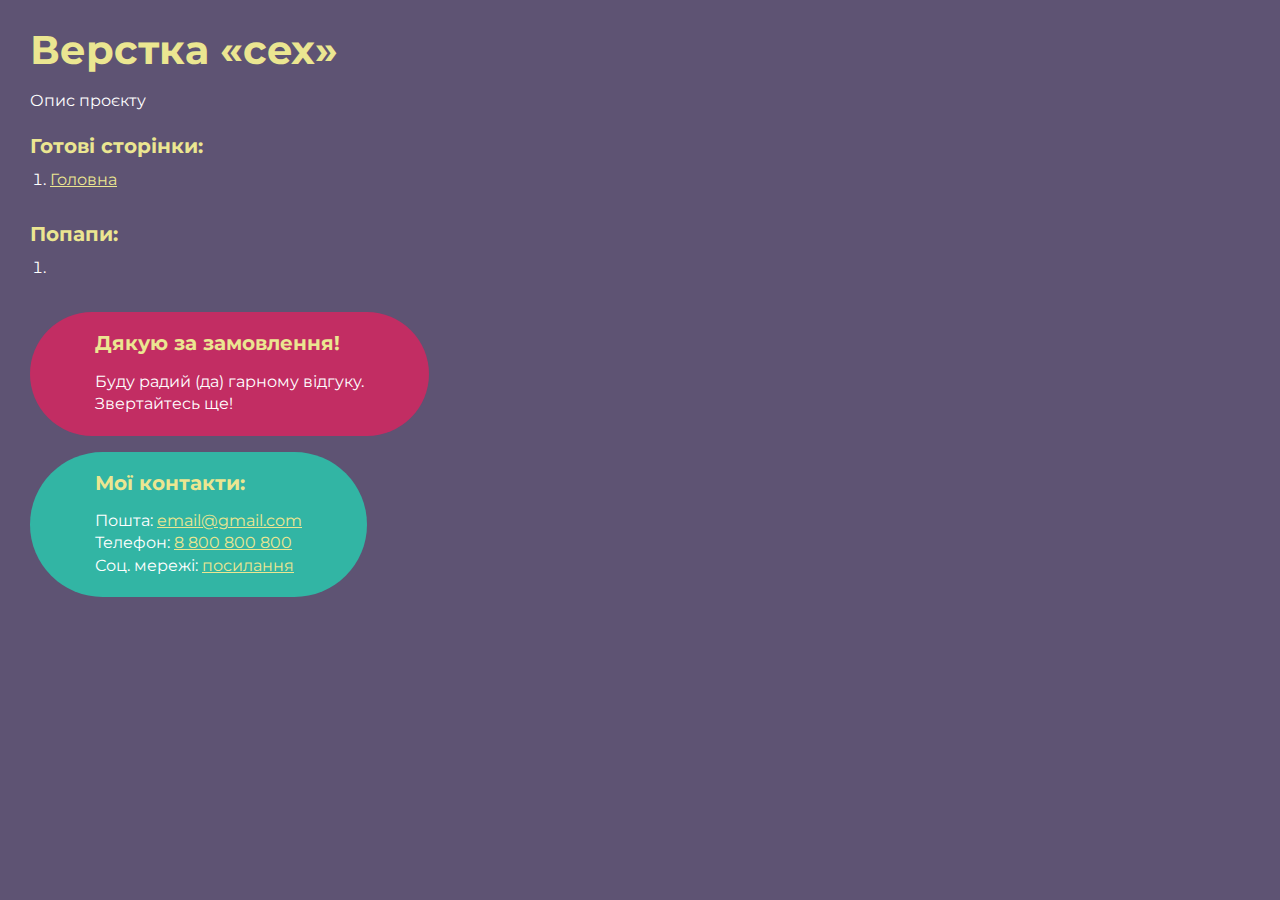
<file: index.html>
<!DOCTYPE html>
<html>

<head>
	<meta charset="UTF-8">
	<meta name="viewport" content="width=device-width, initial-scale=1.0">
	<title>Верстка «cex»</title>
</head>

<body>
	<div class="rootpage">
		<h1>Верстка «cex»</h1>
		<div class="rootpage__info">
			Опис проєкту
		</div>
		<h2>Готові сторінки:</h2>
		<ol class="rootpage__list">
			<li><a target="_blank" href="home.html">Головна</a></li>
		</ol>
		<h2>Попапи:</h2>
		<ol class="rootpage__list">
			<li><a target="_blank" href="home.html#"></a></li>
		</ol>
		<div class="rootpage__tnx">
			<h2>Дякую за замовлення!</h2>
			<p>Буду радий (да) гарному відгуку.</p>
			<p>Звертайтесь ще!</p>
		</div>
		<div class="rootpage__contacts">
			<h2>Мої контакти:</h2>
			<p>Пошта: <a href="mailto:email@gmail.com">email@gmail.com</a></p>
			<p>Телефон: <a href="tel:8800800800">8 800 800 800</a></p>
			<p>Соц. мережі: <a href="">посилання</a></p>
		</div>
	</div>
</body>
<style>
	@charset "UTF-8";
	@import url("https://fonts.googleapis.com/css?family=Montserrat:regular,700&display=swap");

	*,
	*::before,
	*::after {
		padding: 0px;
		margin: 0px;
		border: 0px;
		box-sizing: border-box;
	}

	html,
	body {
		height: 100%;
		margin: 0;
		padding: 0;
		min-width: 320px;
		width: 100%;
		color: #fff;
		background-color: #5e5373;
	}

	body {
		font-family: Montserrat;
		font-size: 100%;
		line-height: 1;
		font-size: 1rem;
	}

	a {
		text-decoration: underline;
		color: #ebe691
	}

	a:visited {
		text-decoration: underline;
		color: #aaa768;
	}

	a:hover {
		text-decoration: none;
	}

	ul li {
		list-style: none;
	}

	img {
		vertical-align: top;
	}

	.wrapper {
		width: 100%;
		min-height: 100%;
		overflow: hidden;
	}

	.rootpage {
		padding: 30px;
		display: flex;
		flex-direction: column;
		align-items: flex-start;
	}

	@media (max-width: 767px) {
		.rootpage {
			padding: 30px 15px;
		}
	}

	h1 {
		color: #ebe691;
		font-size: 2.5rem;
		margin: 0px 0px 1.25rem 0px;
	}

	@media (max-width: 767px) {
		h1 {
			font-size: 1.85rem;
			margin: 0px 0px 1.25rem 0px;
		}
	}

	h2 {
		color: #ebe691;
		font-size: 1.25rem;
		margin: 0px 0px 1rem 0px;
	}

	@media (max-width: 767px) {
		h2 {
			font-size: 1.125rem;
			margin: 0px 0px 1rem 0px;
		}
	}

	.rootpage__info {
		line-height: 140%;
		margin: 0px 0px 1.5rem 0px;
	}

	.rootpage__list {
		margin: 0px 0px 2.25rem 1.25rem;
	}

	.rootpage__list li:not(:last-child) {
		margin: 0px 0px 15px 0px;
	}

	.rootpage__contacts,
	.rootpage__tnx {
		border-radius: 200px;
		padding: 20px 65px;
		line-height: 140%;
	}

	@media (max-width: 767px) {

		.rootpage__contacts,
		.rootpage__tnx {
			border-radius: 40px;
			padding: 20px;
		}
	}

	.rootpage__contacts {
		background: #32b5a4;

	}

	.rootpage__contacts a {
		color: #ebe691;
	}

	.rootpage__tnx {
		background: #c22d63;
		margin: 0px 0px 1rem 0px;
	}
</style>

</html>
</file>
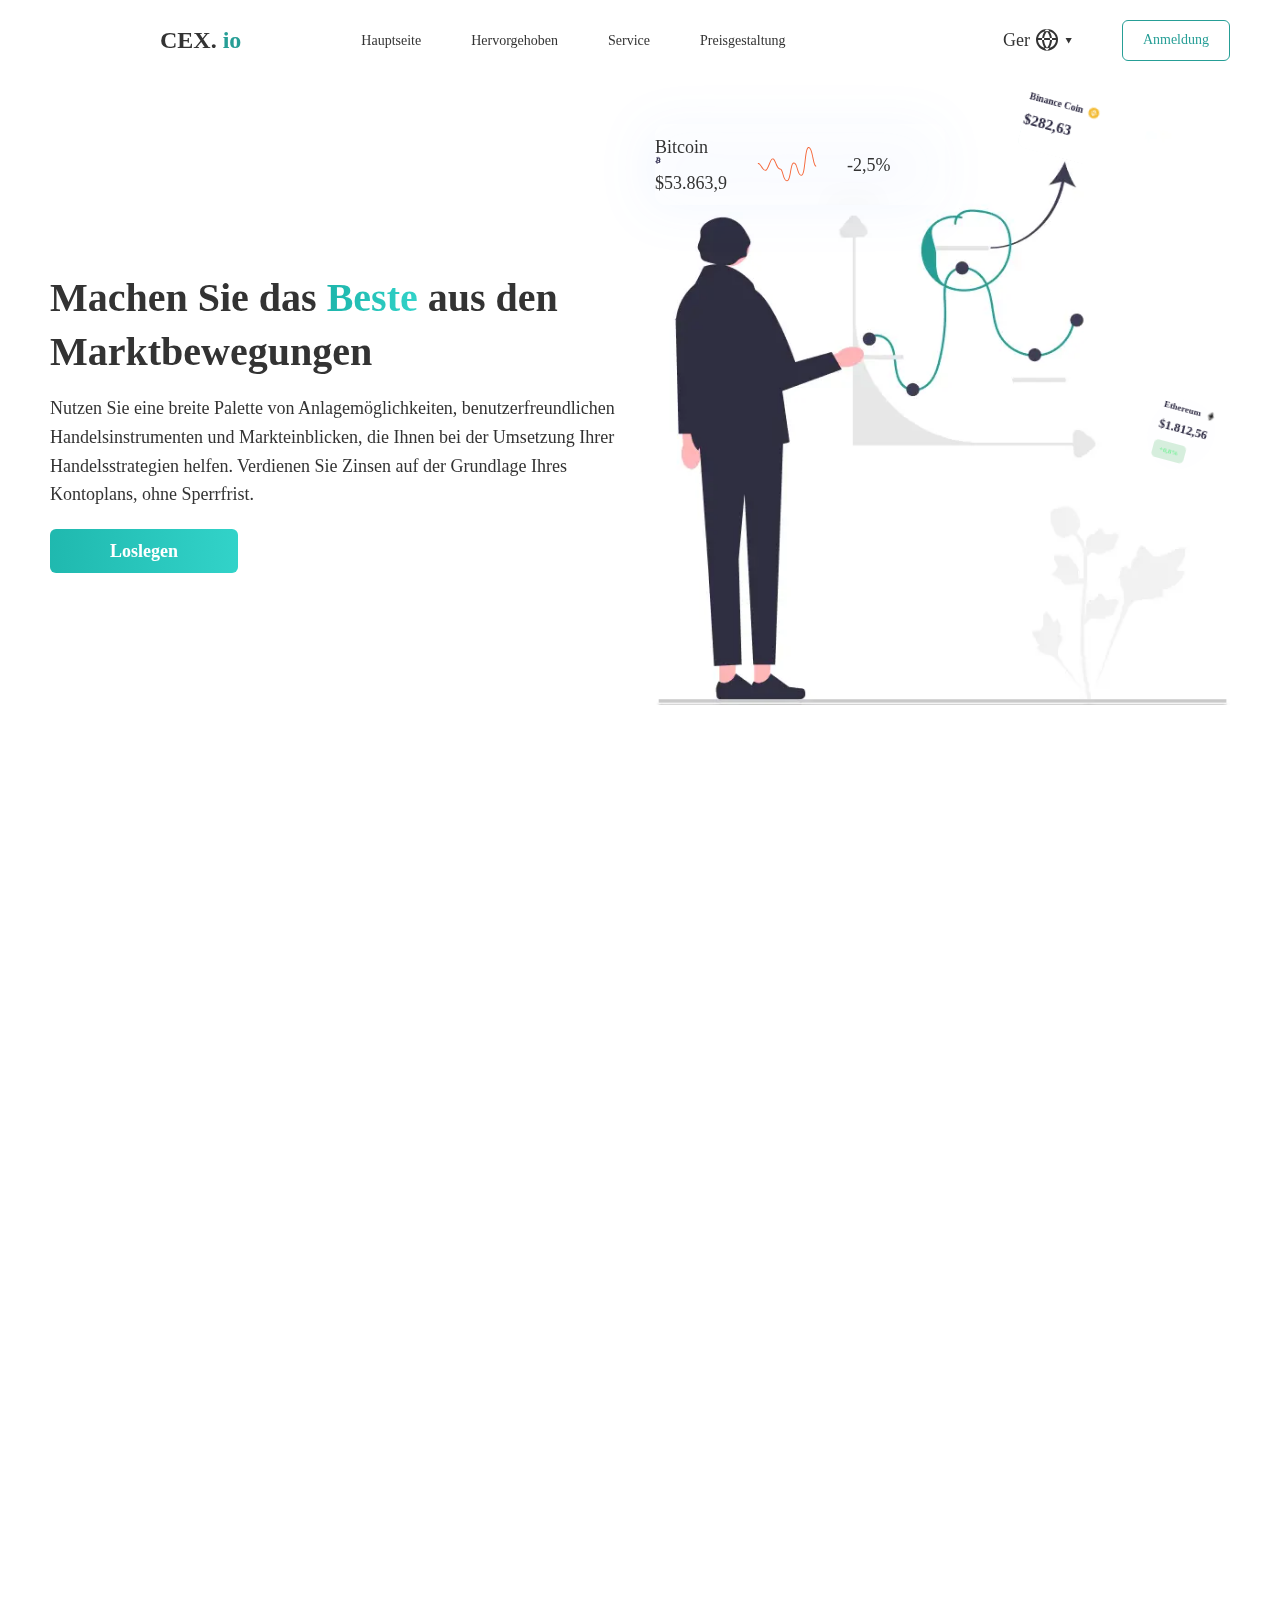
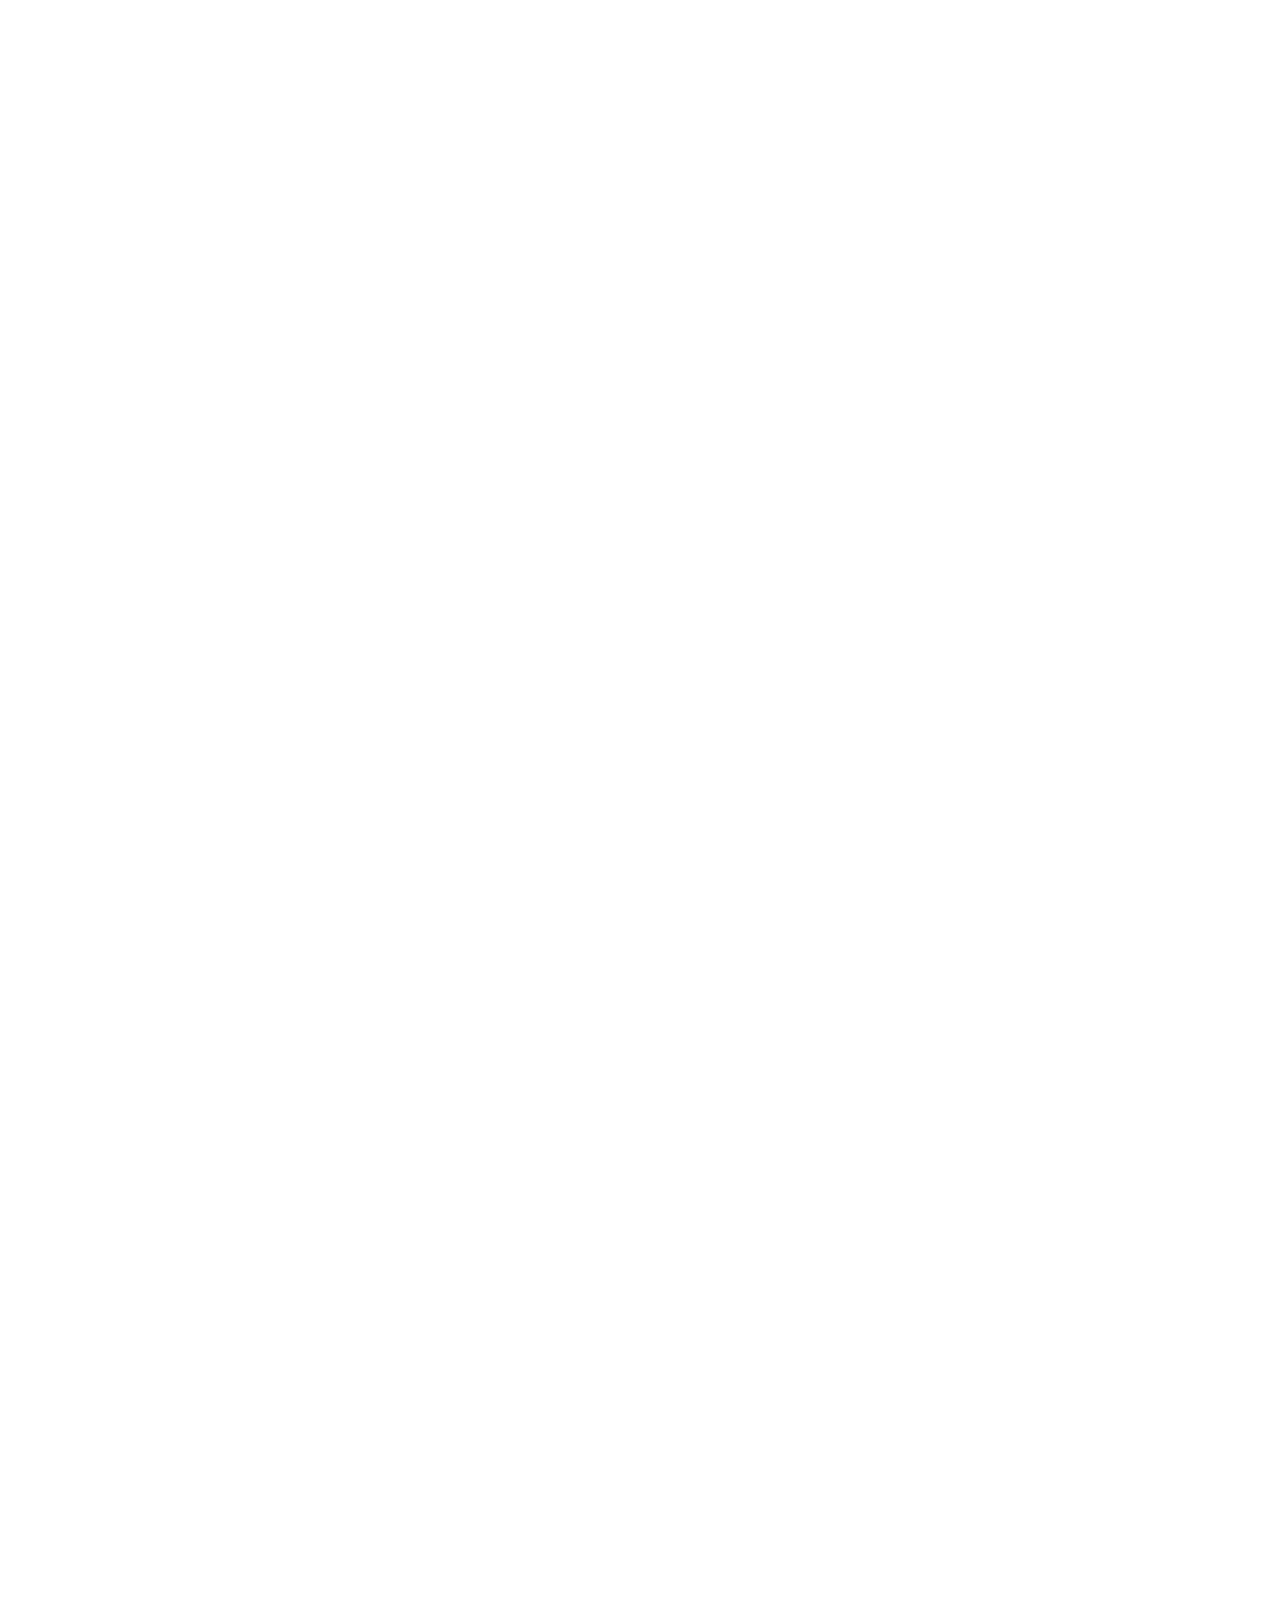
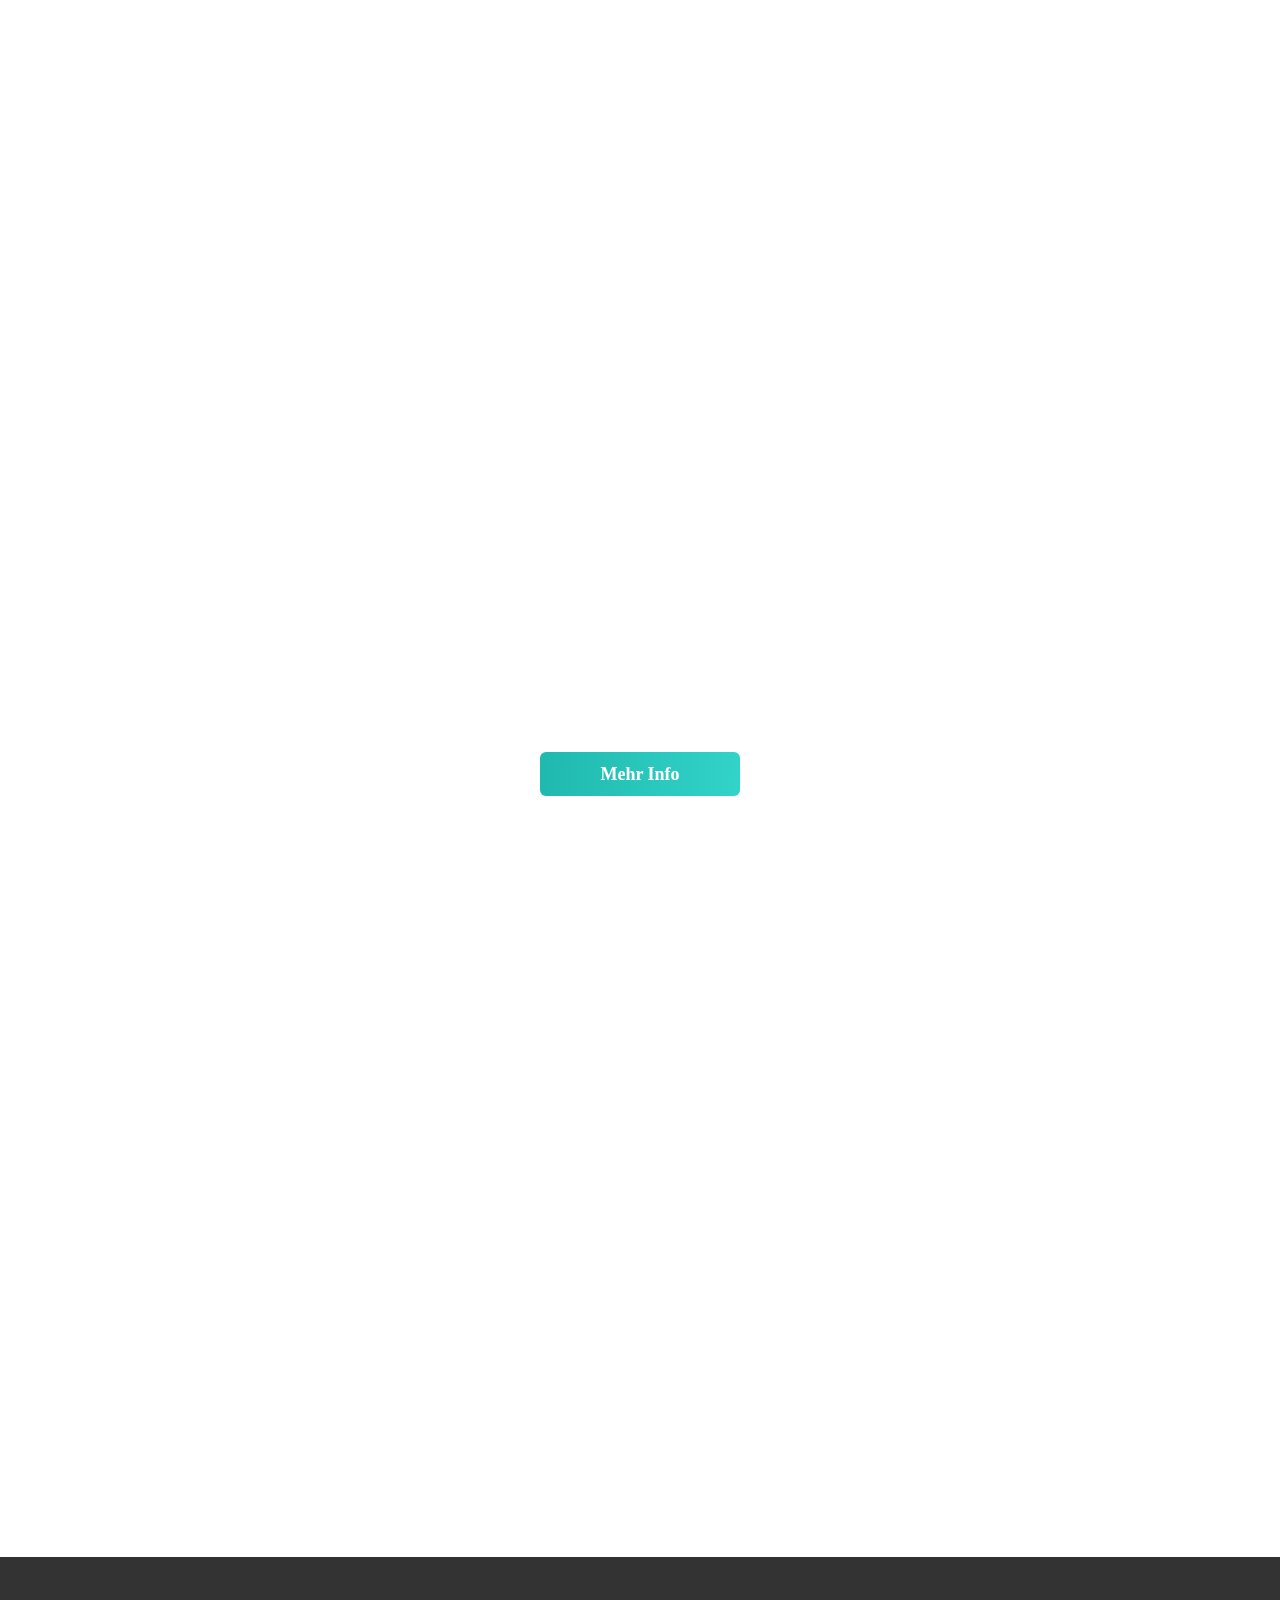
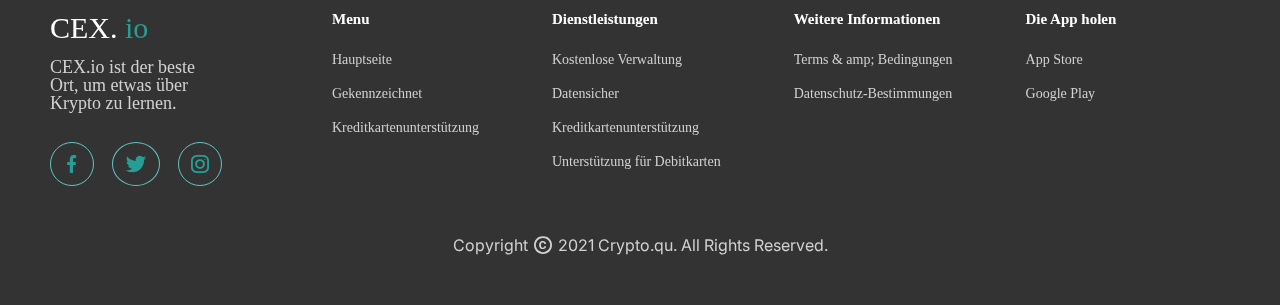
<file: home.html>
<!DOCTYPE html>
<html lang="en">

<head>
	<title>HomePage</title>
	<meta charset="UTF-8">
	<meta name="format-detection" content="telephone=no">
	<!-- <style>body{opacity: 0;}</style> -->
	<link rel="stylesheet" href="css/style.min.css?_v=20230209145259">
	<link rel="shortcut icon" href="favicon.ico">
	<!-- <meta name="robots" content="noindex, nofollow"> -->
	<meta name="viewport" content="width=device-width, initial-scale=1.0">
</head>

<body>
	<div class="wrapper">
		<header class="header">
			<div class="header__container">
				<div class="header__burger">
					<button type="button" class="menu__icon icon-menu"><span></span></button>
				</div>

				<div class="header__logo logo">
					<a href="#" class="logo__link">
						<p class="logo__text">CEX. <span>io</span> </p>
					</a>
				</div>
				<div class="header__menu menu">
					<nav class="menu__body">
						<ul class="menu__list">
							<li class="menu__item"> <a href="#" class="menu__link">Hauptseite</a> </li>
							<li class="menu__item"> <a href="#" class="menu__link">Hervorgehoben</a> </li>
							<li class="menu__item"> <a href="#" class="menu__link">Service</a> </li>
							<li class="menu__item"> <a href="#" class="menu__link">Preisgestaltung</a> </li>
						</ul>
						<div class="footer__social social-footer  social-footer--header">
							<div class="social-footer__logo logo">
								<a href="#" class="logo__link">
									<p class="logo__text">CEX. <span>io</span> </p>
								</a>
								<p class="social-footer__text">CEX.io ist der beste Ort, um etwas über Krypto zu lernen.</p>
							</div>
							<div class="social-footer__items">
								<a href="#" class="social-footer__link _icon-s-facebook"></a>
								<a href="#" class="social-footer__link _icon-twitter"></a>
								<a href="#" class="social-footer__link _icon-instagram"></a>
							</div>
						</div>
					</nav>
				</div>

				<div class="header__action action-header">
					<div data-da=".menu__list,767.98" class="action-header__language ">
						<p class="action-header__text">ger</p>
						<div class="_icon-globe"></div>
						<div class="_icon-polygon"></div>
					</div>
					<div class="action-header__btn btn">
						<a href="#" class="btn">Anmeldung</a>
					</div>

				</div>
			</div>

		</header>
		<main class="page">
			<section class="page__hero hero">
				<div class="hero__container">
					<div class="hero__description description-hero">
						<div class="description-hero__content">
							<h1 class="description-hero__title">Machen Sie das <span>Beste</span> aus den Marktbewegungen</h1>
							<p class="description-hero__text text">Nutzen Sie eine breite Palette von Anlagemöglichkeiten,
								benutzerfreundlichen Handelsinstrumenten und Markteinblicken, die Ihnen bei der Umsetzung Ihrer
								Handelsstrategien helfen. Verdienen Sie Zinsen auf der Grundlage Ihres Kontoplans, ohne
								Sperrfrist.</p>
							<a href="#" class="button">Loslegen</a>
						</div>
						<div class="description-hero__media">
							<div class="description-hero__wrapper">

								<div class="description-hero__image-ibg">
									<picture><source srcset="img/main/main.webp" type="image/webp"><img src="img/main/main.jpg" alt="main picture"></picture>
								</div>

								<div class="description-hero__bitcoin bitcoin">
									<div class="bitcoin__items">
										<div class="bitcoin__item">
											<p>Bitcoin</p>
											<img src="img/main/bitcoin.svg" alt="bitcoin">
										</div>
										<p class="bitcoin__item--price">
											$53.863,9
										</p>
									</div>
									<div class="bitcoin__diagram">
										<img src="img/main/b-diagram.svg" alt="diagram">
									</div>
									<p class="bitcoin__percent">-2,5%</p>
								</div>

								<div class="description-hero__binance binance">
									<div class="binance__item">
										<p>Binance Coin</p>
										<img src="img/main/binance.svg" alt="binance">
									</div>
									<p class="binance__item--price">$282,63</p>
								</div>

								<div class="description-hero__ethereum ethereum">
									<div class="ethereum__item">
										<p>Ethereum</p>
										<img src="img/main/ethereum.svg" alt="ethereum">
									</div>
									<p class="ethereum__item--price">$1.812,56</p>
									<p class="ethereum__percent">+0,8%</p>
								</div>

								<!-- -========================================================================== -->
							</div>
						</div>
					</div>
				</div>
			</section>
			<section class="pege__platforms platforms">
				<div data-watch data-watch-threshold="0.3" class="platforms__container">
					<h2 class="platforms__title title">
						<span>Vorgestellt</span> auf
					</h2>
					<div class="platforms__content">
						<ul class="platforms__items">
							<li><a class="platforms__item" href="https://www.coindesk.com/" target="_blank">
									<img src="img/main/platforms/coindesk.svg" alt="coindesk">
								</a></li>
							<li><a class="platforms__item" href="https://cointelegraph.com/" target="_blank">
									<img src="img/main/platforms/cointelegraph.svg" alt="cointelegraph">
								</a></li>
							<li><a class="platforms__item" href="https://www.reuters.com/" target="_blank">
									<img src="img/main/platforms/reuters.svg" alt="reuters">
								</a></li>
							<li><a class="platforms__item" href="https://www.cointracker.io/" target="_blank">
									<img src="img/main/platforms/cointracker.svg" alt="cointracker">
								</a></li>
						</ul>
					</div>
				</div>
			</section>
			<section class="page__cripto cripto">
				<div data-watch data-watch-threshold="0.3" class="cripto__container">
					<div class="cripto__content">
						<h2 class="cripto__title title">Vertrauenswürdige <span>Kryptoplattform</span> für Verkauf, Kauf und
							Handel</h2>
						<p class="cripto__text text">
							CEX.io ist eine der besten Plattformen für den Austausch von Kryptowährungen. Es hat die
							schnellsten 0 Transaktionsgebühren, Datensicherheit, Unterstützung beim Kauf von Krypto mit Kredit-
							oder Debitkarte und andere Vorteile.
						</p>
					</div>
				</div>
			</section>
			<section class="page__cards cards">
				<div data-watch data-watch-threshold="0.3" class="cards__container">
					<div class="cards__content content-cards content-cards--one">
						<div class="content-cards__img _icon-i"></div>
						<h3 class="content-cards__title">Selbstverwaltetes Handeln & Investieren</h3>
						<p class="content-cards__text">Alles, was Sie für die Verwaltung Ihrer eigenen Anlagen benötigen</p>
					</div>
					<div class="cards__content content-cards content-cards--two">
						<div class="content-cards__img _icon-ic"></div>
						<h3 class="content-cards__title">Vermögensverwaltung</h3>
						<p class="content-cards__text">Kostengünstige, kompetente Verwaltung Ihrer Fonds, ohne Bindung</p>
					</div>
					<div class="cards__content content-cards content-cards--three">
						<div class="content-cards__img _icon-ico"></div>
						<h3 class="content-cards__title">Intuitive Handelswerkzeuge</h3>
						<p class="content-cards__text">Anlageplattformen für unterschiedliche Bedürfnisse und Erfahrungsstufen
						</p>
					</div>
					<div class="cards__content content-cards content-cards--four">
						<div class="content-cards__img _icon-icon"></div>
						<h3 class="content-cards__title">Expertenwissen</h3>
						<p class="content-cards__text">Marktforschung auf der Plattform, Lernressourcen und mehr</p>
					</div>
				</div>
			</section>
			<section class="page__kaufen kaufen">
				<div data-watch data-watch-threshold="0.3" class="kaufen__container">
					<div class="kaufen__cards">
						<div class="kaufen__card card-kaufen">
							<div class="card-kaufen__content">
								<div class="card-kaufen__top">
									<h3 class="card-kaufen__title">Bitcoin</h3>
									<img src="img/kaufen/bitcoin.svg" alt="bitcoin">
								</div>
								<p class="card-kaufen__price">$53.863,</p>
								<p class="card-kaufen__percent">+2,5%</p>
							</div>
							<div class="card-kaufen__picture">
								<img src="img/kaufen/cbit.svg" alt="chart">
							</div>
						</div>
						<div class="kaufen__card card-kaufen">
							<div class="card-kaufen__content">
								<div class="card-kaufen__top">
									<h3 class="card-kaufen__title">Dogecoin</h3>
									<img src="img/kaufen/dogecoin.svg" alt="dogcoin">
								</div>
								<p class="card-kaufen__price">$0,056</p>
								<p class="card-kaufen__percent">-0,3%</p>
							</div>
							<div class="card-kaufen__picture">
								<img src="img/kaufen/cdog.svg" alt="chart">
							</div>
						</div>
						<div class="kaufen__card card-kaufen">
							<div class="card-kaufen__content">
								<div class="card-kaufen__top">
									<h3 class="card-kaufen__title">Bitcoin</h3>
									<img src="img/kaufen/bitcoin.svg" alt="bitcoin">
								</div>
								<p class="card-kaufen__price">$53.863,9</p>
								<p class="card-kaufen__percent">+2,5%</p>
							</div>
							<div class="card-kaufen__picture">
								<img src="img/kaufen/cbit.svg" alt="chart">
							</div>
						</div>
						<div class="kaufen__card card-kaufen">
							<div class="card-kaufen__content">
								<div class="card-kaufen__top">
									<h3 class="card-kaufen__title">Binance Coin</h3>
									<img src="img/kaufen/binance.svg" alt="binance ">
								</div>
								<p class="card-kaufen__price">$282,36</p>
								<p class="card-kaufen__percent">+0,8%</p>
							</div>
							<div class="card-kaufen__picture">
								<img src="img/kaufen/cbin.svg" alt="chart">
							</div>
						</div>
					</div>
					<div class="kaufen__content content-kaufen">
						<h2 class="content-kaufen__title title"><span>Kaufen</span> und halten oder mit Hebelwirkung handeln
						</h2>
						<p class="content-kaufen__text text">Wählen Sie aus einer breiten Palette von Produkten für den Cash-
							und Margin-Handel auf den globalen Märkten. Was auch immer Sie handeln, Sie erhalten das, was Sie
							brauchen, um mit fortschrittlichen Tools, Handelsinspiration und Marktforschung sichere
							Entscheidungen zu treffen.</p>
						<a href="#" class="button">Mehr Info</a>
					</div>
				</div>
			</section>
			<section class="page__permission permisson">
				<div data-watch data-watch-threshold="0.3" class="permisson__container">
					<div class="permisson__content content-permission">
						<h2 class="content-permission__title title">Lassen Sie die <span>Experten</span> für Sie handeln</h2>
						<div class="pcontent-permission__text text">Lassen Sie Ihre Ersparnisse mit unserem neuen Service auf
							Ihre Lebensziele abstimmen oder investieren Sie in exklusive verwaltete Portfolios von weltweit
							führenden Vermögensverwaltern. Sie können auch einen regelmäßigen Sparplan für bestimmte verwaltete
							Portfolios ab SGD 100 pro Monat einrichten.</div>
						<a href="#" class="button">Mehr Info</a>
					</div>
					<div class="permisson__picture">
						<img src="img/permission/main.svg" alt="picture">
					</div>
				</div>
			</section>
			<section class="page__specif specif">
				<div data-watch data-watch-threshold="0.3" class="specif__container">
					<div data-da=".content-specif, 767.98" class="specif__picture ">
						<img src="img/specif/main.svg" alt="picture">
					</div>
					<div class="specif__content content-specif">
						<h2 class="content-specif__title title">Schärfen Sie Ihre Strategie mit kuratierter
							<span>Marktforschung</span>
						</h2>
						<p class="content-specif__text text">Möchten Sie schnell den Puls eines Marktes fühlen oder
							ESG-fokussierte Investitionen recherchieren? Von Live-Markt-Updates bis hin zu detaillierten
							Makro-Analysen - Ihr Saxo-Konto bietet Ihnen Zugang zu aussagekräftigen Erkenntnissen, direkt auf
							Ihrer Handelsplattform.</p>
						<a href="#" class="button button--content-specif">Mehr Info</a>
					</div>
				</div>
			</section>
			<section class="page__user user">
				<div data-watch data-watch-threshold="0.3" class="user__container">
					<div class="user__top top-user">
						<h2 class="top-user__title title">Was unsere <span>Million</span> Smart User sagt</h2>
						<p class="top-user__text">Mehr als eine Million Benutzer vertrauen darauf, dass wir die
							Kryptowährungen in Bitcoin.de verkaufen, kaufen und handeln</p>
					</div>
					<div class="user__body body-user">
						<div class="body-user__item item-b-u">
							<div class="item-b-u__content">
								<img class="item-b-u__avatar" src="img/user/1.svg" alt="avatar">
								<p class="item-b-u__name">Harry Potter</p>
							</div>
							<p class="item-b-u__text">„Das ist wirklich etwas für Millennials. Nicht kompliziert, informativ,
								aber sauber. Fluid ist auch ein Übergang. Der Investmentmanager tut viel. Jetzt nur noch Avrist,
								Pinnacle, Simas, Majoris.“</p>
						</div>
						<div class="body-user__item item-b-u">
							<div class="item-b-u__content">
								<img class="item-b-u__avatar" src="img/user/2.svg" alt="avatar">
								<p class="item-b-u__name">Peter Parker</p>
							</div>
							<p class="item-b-u__text">„Das ist wirklich etwas für Millennials. Nicht kompliziert, informativ,
								aber sauber. Fluid ist auch ein Übergang. Der Investmentmanager tut viel. Jetzt nur noch Avrist,
								Pinnacle, Simas, Majoris.“</p>
						</div>
						<div class="body-user__item item-b-u">
							<div class="item-b-u__content">
								<img class="item-b-u__avatar" src="img/user/3.svg" alt="avatar">
								<p class="item-b-u__name">Toney Stark</p>
							</div>
							<p class="item-b-u__text">„Das ist wirklich etwas für Millennials. Nicht kompliziert, informativ,
								aber sauber. Fluid ist auch ein Übergang. Der Investmentmanager tut viel. Jetzt nur noch Avrist,
								Pinnacle, Simas, Majoris.“</p>
						</div>
					</div>
					<div class="user__button">
						<a href="#" class="button button--content-specif">Mehr Info</a>
					</div>
				</div>
			</section>
			<section class="page__registration registration">
				<div data-watch data-watch-threshold="0.3" class="registration__container">
					<div class="registration__picture">
						<picture><source srcset="img/registration/picture.webp" type="image/webp"><img src="img/registration/picture.jpg" alt="picture"></picture>
					</div>
					<div class="registration__content content-registration">
						<h2 class="content-registration__title title"><span>Abonnieren</span> Sie uns</h2>
						<p class="content-registration__text text">Lörem ipsum befyrade ortad. Geott suhet och av. Bibiling.
							Ement megan oda. Bask reatyp multill. </p>
						<form class="content-registration__form form" action="#" method="get">
							<div class="form__item">
								<input id="name-two" required="" type="text" name="name" data-error="error" placeholder="Name" class="input">
							</div>
							<div class="form__item">
								<input id="name" required="" type="text" name="name" data-error="error" placeholder="Name" class="input">
							</div>
							<div class="form__item">
								<input id="phone" type="tel" name="phone" data-error="error" placeholder="Telefonnummer" class="input" required title="+49 333 111 22 33" pattern="^\+?[0-9]{2} ?[0-9]{3} ?[0-9]{3} ?[0-9]{2} ?[0-9]{2}$">
							</div>
							<div class="form__item">
								<input data-required="email" id="email" type="email" name="email" data-error="error" placeholder="Email" class="input">
							</div>
							<div class="form__item">
								<button type="submit" formaction="#" formtarget="_blank" class="form__button button">Weitermachen</button>
							</div>
						</form>
					</div>
				</div>
			</section>
		</main>
		<footer class="footer">
			<div class="footer__container">
				<div class="footer__column">
					<div class="footer__social social-footer">
						<div class="social-footer__logo logo">
							<a href="#" class="logo__link">
								<p class="logo__text--footer">CEX. <span>io</span> </p>
							</a>
							<p class="social-footer__text">CEX.io ist der beste Ort, um etwas über Krypto zu lernen.</p>
						</div>
						<div class="social-footer__items">
							<a href="#" class="social-footer__link _icon-s-facebook"></a>
							<a href="#" class="social-footer__link _icon-twitter"></a>
							<a href="#" class="social-footer__link _icon-instagram"></a>
						</div>
					</div>
				</div>
				<div class="footer__body">
					<div class="footer__column column-footer">
						<h4 class="column-footer__title">Menu</h4>
						<div class="column-footer__items">
							<a href="" class="column-footer__link">Hauptseite</a>
							<a href="" class="column-footer__link">Gekennzeichnet</a>
							<a href="" class="column-footer__link">Kreditkartenunterstützung</a>
						</div>
					</div>
					<div class="footer__column column-footer">
						<h4 class="column-footer__title">Dienstleistungen</h4>
						<div class="column-footer__items">
							<a href="" class="column-footer__link">Kostenlose Verwaltung</a>
							<a href="" class="column-footer__link">Datensicher</a>
							<a href="" class="column-footer__link">Kreditkartenunterstützung</a>
							<a href="" class="column-footer__link">Unterstützung für Debitkarten</a>
						</div>
					</div>
					<div class="footer__column column-footer">
						<h4 class="column-footer__title">Weitere Informationen</h4>
						<div class="column-footer__items">
							<a href="" class="column-footer__link">Terms & amp; Bedingungen</a>
							<a href="" class="column-footer__link">Datenschutz-Bestimmungen</a>
						</div>
					</div>
					<div class="footer__column column-footer">
						<h4 class="column-footer__title">Die App holen</h4>
						<div class="column-footer__items">
							<a href="" class="column-footer__link">App Store</a>
							<a href="" class="column-footer__link">Google Play</a>
						</div>
					</div>
				</div>
			</div>
			<div class="footer-botton__container">
				<p class="footer-botton__text">Copyright</p>
				<div class="footer-botton__icon _icon-copyright"></div>
				<p class="footer-botton__text">2021 Crypto.qu. All Rights Reserved.</p>
			</div>
		</footer>
	</div>
	<script src="js/app.min.js?_v=20230209145259"></script>
</body>

</html>
</file>
<file: css/style.min.css>
@charset "UTF-8";@import url(https://fonts.googleapis.com/css?family=Open+Sans:regular,600,700&display=swap);@import url(https://fonts.googleapis.com/css?family=Inter:regular,500&display=swap);@font-face{font-family:icons;font-display:swap;src:url(../fonts/icons.woff2) format("woff2"),url(../fonts/icons.woff) format("woff");font-weight:400;font-style:normal}[class*=_icon-]:before{font-family:icons;font-style:normal;font-weight:400;font-variant:normal;text-transform:none;line-height:1;-webkit-font-smoothing:antialiased;-moz-osx-font-smoothing:grayscale}[class*=_icon-]:before{display:block}._icon-copyright:before{content:"\e90f"}._icon-globe:before{content:"\e900"}._icon-i:before{content:"\e910"}._icon-ic:before{content:"\e911"}._icon-ico:before{content:"\e912"}._icon-icon:before{content:"\e913"}._icon-instagram:before{content:"\e914"}._icon-polygon:before{content:"\e915"}._icon-s-facebook:before{content:"\e916"}._icon-twitter:before{content:"\e917"}*{padding:0;margin:0;border:0}*,:after,:before{-webkit-box-sizing:border-box;box-sizing:border-box}body,html{height:100%;min-width:320px}body{color:#333;line-height:1;font-family:"Open+Sans";font-size:18px;-ms-text-size-adjust:100%;-moz-text-size-adjust:100%;-webkit-text-size-adjust:100%;-webkit-font-smoothing:antialiased;-moz-osx-font-smoothing:grayscale}button,input,textarea{font-family:"Open+Sans";font-size:inherit}button{cursor:pointer;color:inherit;background-color:transparent}a{color:inherit;text-decoration:none}ul li{list-style:none}img{vertical-align:top}h1,h2,h3,h4,h5,h6{font-weight:inherit;font-size:inherit}svg{height:1em;width:1em}svg path{stroke:inherit;fill:inherit}.lock body{overflow:hidden;-ms-touch-action:none;touch-action:none;-ms-scroll-chaining:none;overscroll-behavior:none}.wrapper{min-height:100%;display:-webkit-box;display:-ms-flexbox;display:flex;-webkit-box-orient:vertical;-webkit-box-direction:normal;-ms-flex-direction:column;flex-direction:column;overflow:hidden}@supports (overflow:clip){.wrapper{overflow:clip}}.wrapper>main{-webkit-box-flex:1;-ms-flex:1 1 auto;flex:1 1 auto}.wrapper>*{min-width:0}[class*=__container]{max-width:75.625rem;margin:0 auto;padding:0 .9375rem}[class*=-ibg]{position:relative}[class*=-ibg] img{position:absolute;width:100%;height:100%;top:0;left:0;-o-object-fit:cover;object-fit:cover}[class*=-ibg_contain] img{-o-object-fit:contain;object-fit:contain}h1{font-weight:700;line-height:1.35;margin-bottom:.9375rem}h1 span{background:-o-linear-gradient(357.72deg,#10a399 -60.31%,#32d3c9 100%);background:linear-gradient(92.28deg,#10a399 -60.31%,#32d3c9 100%);background-clip:text;-webkit-background-clip:text;color:transparent}h2{font-weight:700;line-height:1.375;margin-bottom:.625rem}h2 span{background:-o-linear-gradient(357.72deg,#10a399 -60.31%,#32d3c9 100%);background:linear-gradient(92.28deg,#10a399 -60.31%,#32d3c9 100%);background-clip:text;-webkit-background-clip:text;color:transparent}h3{font-weight:700;line-height:1.35;color:#269e96}.text{line-height:1.6;margin-bottom:1.875rem}.button{font-weight:700;font-size:1.125rem;line-height:1.3888888889;color:#fff;-webkit-box-align:center;-ms-flex-align:center;align-items:center;padding:.75rem 3.75rem;background:-o-linear-gradient(357.44deg,#10a399 -81.74%,#32d3c9 100%);background:linear-gradient(92.56deg,#10a399 -81.74%,#32d3c9 100%);border-radius:6px;-webkit-transition:all .3s ease 0s;-o-transition:all .3s ease 0s;transition:all .3s ease 0s}.button:hover{color:#000;text-shadow:10px 13px 5px 0 rgba(0,0,0,.75);background-color:#269e96;-webkit-box-shadow:0 3px 17px 0 rgba(38,158,150,.69);box-shadow:0 3px 17px 0 rgba(38,158,150,.69)}.header{position:fixed;top:0;left:0;width:100%;z-index:50;background:#fff}.header__container{display:-webkit-box;display:-ms-flexbox;display:flex;-webkit-box-align:center;-ms-flex-align:center;align-items:center}.header__logo{position:relative;z-index:5}.header__menu{-webkit-box-flex:1;-ms-flex:1 1 auto;flex:1 1 auto}.header__action{display:-webkit-box;display:-ms-flexbox;display:flex;-webkit-box-align:center;-ms-flex-align:center;align-items:center;gap:3.125rem}.social-footer--header{display:none}.menu{padding:0 .625rem}.menu__list{display:-webkit-box;display:-ms-flexbox;display:flex;-ms-flex-wrap:wrap;flex-wrap:wrap;-webkit-box-align:center;-ms-flex-align:center;align-items:center;row-gap:.625rem}.menu__link{line-height:1.3571428571;font-size:.875rem}.menu__item{position:relative}.menu__item::before{content:"";position:absolute;left:0;bottom:-.3rem;height:.125rem;background-color:#269e96;width:0;-webkit-transition:width .33s;-o-transition:width .33s;transition:width .33s}.menu__item:hover:before{width:100%}.logo__text{font-weight:700;font-size:1.5rem;line-height:1.375}.logo__text span{color:#269e96}.action-header__language{display:-webkit-box;display:-ms-flexbox;display:flex;-webkit-box-align:center;-ms-flex-align:center;align-items:center;gap:.3125rem}.action-header__text{text-transform:capitalize}.action-header__btn{font-size:.875rem;line-height:1.3571428571;color:#269e96;padding:.625rem 1.25rem;border:1.5px solid #269e96;border-radius:6px;-webkit-transition:all .3s ease 0s;-o-transition:all .3s ease 0s;transition:all .3s ease 0s}.action-header__btn:hover{color:#000;background-color:#269e96;-webkit-box-shadow:0 3px 17px 0 rgba(38,158,150,.69);box-shadow:0 3px 17px 0 rgba(38,158,150,.69)}._icon-globe{font-size:1.5rem}._icon-polygon{cursor:pointer;font-size:.375rem}.icon-menu{display:none}.footer{background-color:#333;color:#d1d1d1;padding-top:3.125rem}.footer__container{display:-webkit-box;display:-ms-flexbox;display:flex;gap:6.875rem}.footer__body{display:-webkit-box;display:-ms-flexbox;display:flex;gap:4.5625rem}.logo__text--footer{font-size:1.875rem;line-height:1.3666666667;color:#fff;margin-bottom:.625rem}.logo__text--footer span{color:#269e96}.social-footer__logo{width:9.375rem;margin-bottom:1.875rem}.social-footer__items{display:-webkit-box;display:-ms-flexbox;display:flex;gap:1.125rem}.social-footer__link{border:1.5px solid #5fc6c1;border-radius:50%;color:#269e96;padding:.75rem;-webkit-transition:all .3s ease 0s;-o-transition:all .3s ease 0s;transition:all .3s ease 0s}.social-footer__link:hover{color:#fff}._icon-s-facebook{padding:.75rem 1rem}.column-footer__title{font-weight:600;font-size:.9375rem;line-height:1.6;line-height:160%;color:#fff;margin-bottom:1.25rem}.column-footer__items{display:-webkit-box;display:-ms-flexbox;display:flex;-webkit-box-orient:vertical;-webkit-box-direction:normal;-ms-flex-direction:column;flex-direction:column;gap:.9375rem}.column-footer__link{font-size:.875rem;line-height:1.3571428571;-webkit-transition:all .3s ease 0s;-o-transition:all .3s ease 0s;transition:all .3s ease 0s}.column-footer__link:hover{color:#269e96}.footer-botton__container{display:-webkit-box;display:-ms-flexbox;display:flex;-webkit-box-align:center;-ms-flex-align:center;align-items:center;-webkit-box-pack:center;-ms-flex-pack:center;justify-content:center;padding:3.125rem 0}.footer-botton__text{font-family:Inter;font-style:normal;font-weight:400;font-size:1rem;line-height:1.1875;color:#d1d1d1}.footer-botton__icon{color:#d1d1d1;padding:0 .375rem}.hero__container{padding-top:8.125rem}.hero__description{display:-ms-grid;display:grid;-ms-grid-columns:(1fr)[2];grid-template-columns:repeat(2,1fr);-webkit-box-align:center;-ms-flex-align:center;align-items:center;gap:1.875rem}.description-hero__content{-webkit-box-flex:0;-ms-flex:0 1 50%;flex:0 1 50%}.description-hero__media{-webkit-box-flex:0;-ms-flex:0 1 50%;flex:0 1 50%;position:relative}.description-hero__image-ibg{overflow:hidden;padding-bottom:100%}.description-hero__image-ibg img{width:100%;height:100%;-o-object-fit:cover;object-fit:cover;position:absolute;top:0;left:0}.description-hero__wrapper{position:relative}.description-hero__bitcoin{display:-webkit-box;display:-ms-flexbox;display:flex;-webkit-box-align:center;-ms-flex-align:center;align-items:center;gap:1.875rem;width:18.125rem;position:absolute;width:18.11rem;height:5.0625rem;background:rgba(255,255,255,.5);-webkit-backdrop-filter:blur(12.3303px);backdrop-filter:blur(12.3303px);border-radius:.6875rem;-webkit-filter:drop-shadow(-7.3982px 4.93213px 25px rgba(50, 119, 253, .1));filter:drop-shadow(-7.3982px 4.93213px 25px rgba(50, 119, 253, .1));top:-1%;left:0}.description-hero__binance{width:7.625rem;height:3.6875rem;position:absolute;background-color:#fff;-webkit-transform:rotate(15deg);-ms-transform:rotate(15deg);transform:rotate(15deg);-webkit-backdrop-filter:blur(9.08431px);backdrop-filter:blur(9.08431px);border-radius:.5rem;top:-4.5%;right:15%;transform:rotate(15deg)}.description-hero__ethereum{position:absolute;width:5.25rem;height:6.0625rem;-webkit-transform:rotate(15deg);-ms-transform:rotate(15deg);transform:rotate(15deg);-webkit-filter:drop-shadow(2px 2px 26.4874px rgba(50, 95, 253, .05));filter:drop-shadow(2px 2px 26.4874px rgba(50, 95, 253, .05));bottom:35%;right:-1%}.binance__item{font-weight:700;font-size:.6rem;line-height:1.3541666667;color:#2a2740;display:-webkit-box;display:-ms-flexbox;display:flex;-webkit-box-align:center;-ms-flex-align:center;align-items:center;gap:.25rem;margin-bottom:.35rem}.binance__item--price{font-weight:700;font-size:.9375rem;line-height:1.4;line-height:21px;color:#2a2740}.ethereum__item{font-weight:700;font-size:.55625rem;line-height:1.3924050633;color:#2a2740;display:-webkit-box;display:-ms-flexbox;display:flex;-webkit-box-align:center;-ms-flex-align:center;align-items:center;gap:.25rem;margin-bottom:.35rem}.ethereum__item--price{font-weight:700;font-size:.775rem;line-height:1.3709677419;line-height:17px;color:#2a2740;margin-bottom:.4375rem}.ethereum__percent{font-weight:700;font-size:.425rem;line-height:1.3235294118;line-height:9px;color:#79f09a;background:rgba(51,170,84,.2);border-radius:.28125rem;width:2.075rem;height:1.125rem;padding:.28125rem .425rem}.platforms__title{display:-webkit-box;display:-ms-flexbox;display:flex;-webkit-box-align:center;-ms-flex-align:center;align-items:center;-webkit-box-pack:center;-ms-flex-pack:center;justify-content:center;-webkit-transform:translate(0,20%);-ms-transform:translate(0,20%);transform:translate(0,20%);opacity:0}._watcher-view .platforms__title{opacity:1;-webkit-transform:translate(0,0);-ms-transform:translate(0,0);transform:translate(0,0);-webkit-transition:all .5s ease 0s;-o-transition:all .5s ease 0s;transition:all .5s ease 0s}.platforms__items{display:-ms-grid;display:grid;-ms-grid-columns:(1fr)[4];grid-template-columns:repeat(4,1fr);-webkit-column-gap:3rem;-moz-column-gap:3rem;column-gap:3rem;-webkit-box-align:center;-ms-flex-align:center;align-items:center;-webkit-transform:translate(0,20%);-ms-transform:translate(0,20%);transform:translate(0,20%);opacity:0}._watcher-view .platforms__items{opacity:1;-webkit-transform:translate(0,0);-ms-transform:translate(0,0);transform:translate(0,0);-webkit-transition:all .5s ease 0s;-o-transition:all .5s ease 0s;transition:all .5s ease 0s}.platforms__item img{width:100%}.cripto__content{display:-webkit-box;display:-ms-flexbox;display:flex;-webkit-box-align:center;-ms-flex-align:center;align-items:center;-webkit-box-pack:justify;-ms-flex-pack:justify;justify-content:space-between}.cripto__title{max-width:29.875rem;-webkit-transform:translate(0,20%);-ms-transform:translate(0,20%);transform:translate(0,20%);opacity:0}._watcher-view .cripto__title{opacity:1;-webkit-transform:translate(0,0);-ms-transform:translate(0,0);transform:translate(0,0);-webkit-transition:all .5s ease 0s;-o-transition:all .5s ease 0s;transition:all .5s ease 0s}.cripto__text{max-width:36.3125rem;margin-bottom:1.25rem;-webkit-transform:translate(0,20%);-ms-transform:translate(0,20%);transform:translate(0,20%);opacity:0}._watcher-view .cripto__text{opacity:1;-webkit-transform:translate(0,0);-ms-transform:translate(0,0);transform:translate(0,0);-webkit-transition:all .8s ease 0s;-o-transition:all .8s ease 0s;transition:all .8s ease 0s}.cards__container{display:-webkit-box;display:-ms-flexbox;display:flex;-webkit-box-pack:justify;-ms-flex-pack:justify;justify-content:space-between;gap:1.25rem}.content-cards{display:-webkit-box;display:-ms-flexbox;display:flex;-webkit-box-orient:vertical;-webkit-box-direction:normal;-ms-flex-direction:column;flex-direction:column;text-align:center;-webkit-box-align:center;-ms-flex-align:center;align-items:center}.content-cards__img{display:-webkit-box;display:-ms-flexbox;display:flex;-webkit-box-align:center;-ms-flex-align:center;align-items:center;-webkit-box-pack:center;-ms-flex-pack:center;justify-content:center;margin-bottom:.9375rem;color:#5fc6c1;width:7.5rem;height:7.5rem;border-radius:50%;border:3px dashed #269e96;font-size:50px}.content-cards__title{margin-bottom:.3125rem}.content-cards--one{-webkit-transform:translate(0,20%);-ms-transform:translate(0,20%);transform:translate(0,20%);opacity:0}._watcher-view .content-cards--one{opacity:1;-webkit-transform:translate(0,0);-ms-transform:translate(0,0);transform:translate(0,0);-webkit-transition:all .8s ease 0s;-o-transition:all .8s ease 0s;transition:all .8s ease 0s}.content-cards--two{-webkit-transform:translate(0,20%);-ms-transform:translate(0,20%);transform:translate(0,20%);opacity:0}._watcher-view .content-cards--two{opacity:1;-webkit-transform:translate(0,0);-ms-transform:translate(0,0);transform:translate(0,0);-webkit-transition:all 1.3s ease 0s;-o-transition:all 1.3s ease 0s;transition:all 1.3s ease 0s}.content-cards--three{-webkit-transform:translate(0,20%);-ms-transform:translate(0,20%);transform:translate(0,20%);opacity:0}._watcher-view .content-cards--three{opacity:1;-webkit-transform:translate(0,0);-ms-transform:translate(0,0);transform:translate(0,0);-webkit-transition:all 1.8s ease 0s;-o-transition:all 1.8s ease 0s;transition:all 1.8s ease 0s}.content-cards--four{-webkit-transform:translate(0,20%);-ms-transform:translate(0,20%);transform:translate(0,20%);opacity:0}._watcher-view .content-cards--four{opacity:1;-webkit-transform:translate(0,0);-ms-transform:translate(0,0);transform:translate(0,0);-webkit-transition:all 2.3s ease 0s;-o-transition:all 2.3s ease 0s;transition:all 2.3s ease 0s}.kaufen__container{display:-ms-grid;display:grid;-ms-grid-columns:minmax(540px,610px) minmax(330px,480px);grid-template-columns:minmax(540px,610px) minmax(330px,480px);gap:1.875rem}.kaufen__cards{display:-ms-grid;display:grid;-ms-grid-columns:1fr 1fr;grid-template-columns:1fr 1fr;background:-o-linear-gradient(353.26deg,rgba(16,163,153,.4) .9%,rgba(50,211,201,.23) 100%);background:linear-gradient(96.74deg,rgba(16,163,153,.4) .9%,rgba(50,211,201,.23) 100%);border-radius:1.875rem;padding:1.875rem;gap:1.25rem;-webkit-transform:translate(0,20%);-ms-transform:translate(0,20%);transform:translate(0,20%);opacity:0}._watcher-view .kaufen__cards{opacity:1;-webkit-transform:translate(0,0);-ms-transform:translate(0,0);transform:translate(0,0);-webkit-transition:all .8s ease 0s;-o-transition:all .8s ease 0s;transition:all .8s ease 0s}.kaufen__content{-webkit-transform:translate(0,20%);-ms-transform:translate(0,20%);transform:translate(0,20%);opacity:0}._watcher-view .kaufen__content{opacity:1;-webkit-transform:translate(0,0);-ms-transform:translate(0,0);transform:translate(0,0);-webkit-transition:all 1.5s ease 0s;-o-transition:all 1.5s ease 0s;transition:all 1.5s ease 0s}.card-kaufen{-webkit-filter:drop-shadow(4px 4px 16px rgba(52, 52, 52, .25));filter:drop-shadow(4px 4px 16px rgba(52, 52, 52, .25));background:#fff;border-radius:1rem;display:-webkit-box;display:-ms-flexbox;display:flex;gap:1.25rem;padding:1.875rem}.card-kaufen__content{display:-webkit-box;display:-ms-flexbox;display:flex;-webkit-box-orient:vertical;-webkit-box-direction:normal;-ms-flex-direction:column;flex-direction:column;row-gap:.875rem;-webkit-box-flex:1;-ms-flex:1 1 auto;flex:1 1 auto}.card-kaufen__top{display:-webkit-box;display:-ms-flexbox;display:flex;-webkit-box-align:center;-ms-flex-align:center;align-items:center;gap:.375rem;margin-bottom:.5rem}.card-kaufen__title{font-weight:700;line-height:1.3571428571;color:#26233c}.card-kaufen__price{font-weight:700;font-size:1.375rem;line-height:1.3636363636;line-height:30px;color:#26233c}.card-kaufen__percent{font-weight:700;font-size:.75rem;line-height:1.3333333333;color:#79f09a;padding:.5rem .75rem;background:rgba(51,170,84,.2);max-width:3.6875rem;border-radius:.5rem}.card-kaufen__picture{display:-webkit-box;display:-ms-flexbox;display:flex;-webkit-box-align:center;-ms-flex-align:center;align-items:center}.card-kaufen__picture img{max-width:92px}.permisson__container{display:-webkit-box;display:-ms-flexbox;display:flex;-webkit-box-align:center;-ms-flex-align:center;align-items:center;-webkit-box-pack:justify;-ms-flex-pack:justify;justify-content:space-between;gap:1.25rem}.permisson__content{-webkit-box-flex:0;-ms-flex:0 1 48%;flex:0 1 48%;-webkit-transform:translate(0,20%);-ms-transform:translate(0,20%);transform:translate(0,20%);opacity:0}._watcher-view .permisson__content{opacity:1;-webkit-transform:translate(0,0);-ms-transform:translate(0,0);transform:translate(0,0);-webkit-transition:all .8s ease 0s;-o-transition:all .8s ease 0s;transition:all .8s ease 0s}.permisson__picture{-webkit-box-flex:0;-ms-flex:0 1 48%;flex:0 1 48%;-webkit-transform:translate(0,20%);-ms-transform:translate(0,20%);transform:translate(0,20%);opacity:0}.permisson__picture img{max-width:100%}._watcher-view .permisson__picture{opacity:1;-webkit-transform:translate(0,0);-ms-transform:translate(0,0);transform:translate(0,0);-webkit-transition:all 1.5s ease 0s;-o-transition:all 1.5s ease 0s;transition:all 1.5s ease 0s}.specif__container{display:-webkit-box;display:-ms-flexbox;display:flex;-webkit-box-align:center;-ms-flex-align:center;align-items:center;-webkit-box-pack:justify;-ms-flex-pack:justify;justify-content:space-between;gap:1.25rem}.specif__picture{-webkit-box-flex:0;-ms-flex:0 1 48%;flex:0 1 48%;position:relative;z-index:3}.specif__picture{position:relative;-webkit-transform:translate(0,20%);-ms-transform:translate(0,20%);transform:translate(0,20%);opacity:0}.specif__picture img{max-width:100%}._watcher-view .specif__picture{opacity:1;-webkit-transform:translate(0,0);-ms-transform:translate(0,0);transform:translate(0,0);-webkit-transition:all 1.5s ease 0s;-o-transition:all 1.5s ease 0s;transition:all 1.5s ease 0s}.specif__picture::before{content:"";width:73%;height:105%;background-color:rgba(24,221,211,.17);border-radius:50%;position:absolute;top:-2%;left:50%;-webkit-transform:translate(-50%,0);-ms-transform:translate(-50%,0);transform:translate(-50%,0);z-index:-1}.specif__content{-webkit-box-flex:0;-ms-flex:0 1 48%;flex:0 1 48%;-webkit-transform:translate(0,20%);-ms-transform:translate(0,20%);transform:translate(0,20%);opacity:0}._watcher-view .specif__content{opacity:1;-webkit-transform:translate(0,0);-ms-transform:translate(0,0);transform:translate(0,0);-webkit-transition:all .8s ease 0s;-o-transition:all .8s ease 0s;transition:all .8s ease 0s}.user__container{display:-webkit-box;display:-ms-flexbox;display:flex;-webkit-box-orient:vertical;-webkit-box-direction:normal;-ms-flex-direction:column;flex-direction:column;-webkit-box-align:center;-ms-flex-align:center;align-items:center}.user__top{display:-webkit-box;display:-ms-flexbox;display:flex;-webkit-box-orient:vertical;-webkit-box-direction:normal;-ms-flex-direction:column;flex-direction:column;text-align:center}.top-user{margin-bottom:3.125rem;-webkit-transform:translate(0,20%);-ms-transform:translate(0,20%);transform:translate(0,20%);opacity:0}.top-user__text{max-width:34.375rem;margin:0 auto}._watcher-view .top-user{opacity:1;-webkit-transform:translate(0,0);-ms-transform:translate(0,0);transform:translate(0,0);-webkit-transition:all .8s ease 0s;-o-transition:all .8s ease 0s;transition:all .8s ease 0s}.body-user{display:-ms-grid;display:grid;-ms-grid-columns:(1fr)[3];grid-template-columns:repeat(3,1fr);gap:1.25rem;-webkit-transform:translate(0,20%);-ms-transform:translate(0,20%);transform:translate(0,20%);opacity:0}._watcher-view .body-user{opacity:1;-webkit-transform:translate(0,0);-ms-transform:translate(0,0);transform:translate(0,0);-webkit-transition:all 1.3s ease 0s;-o-transition:all 1.3s ease 0s;transition:all 1.3s ease 0s}.item-b-u{background:#fcfcfc;-webkit-box-shadow:.25rem .25rem 1rem rgba(52,52,52,.25);box-shadow:.25rem .25rem 1rem rgba(52,52,52,.25);border-radius:1.25rem;margin-bottom:3.125rem;padding:1.875rem;-webkit-transition:all .3s ease 0s;-o-transition:all .3s ease 0s;transition:all .3s ease 0s;cursor:pointer}.item-b-u__content{display:-webkit-box;display:-ms-flexbox;display:flex;-webkit-box-align:center;-ms-flex-align:center;align-items:center;gap:.4375rem;margin-bottom:1.875rem}.item-b-u__avatar{width:3.125rem;height:3.125rem;border-radius:50%}.item-b-u__name{font-size:1rem;line-height:1.375;line-height:22px;color:#269e96}.item-b-u__text{font-size:.875rem;line-height:1.3571428571}.item-b-u:hover{-webkit-transform:scale(1.025);-ms-transform:scale(1.025);transform:scale(1.025)}.registration__container{display:-webkit-box;display:-ms-flexbox;display:flex;gap:7.5rem;-webkit-box-align:center;-ms-flex-align:center;align-items:center}.registration__picture{-webkit-box-flex:0;-ms-flex:0 1 48%;flex:0 1 48%;-webkit-transform:translate(0,20%);-ms-transform:translate(0,20%);transform:translate(0,20%);opacity:0}.registration__picture img{width:100%}._watcher-view .registration__picture{opacity:1;-webkit-transform:translate(0,0);-ms-transform:translate(0,0);transform:translate(0,0);-webkit-transition:all .8s ease 0s;-o-transition:all .8s ease 0s;transition:all .8s ease 0s}.registration__content{-webkit-box-flex:0;-ms-flex:0 1 48%;flex:0 1 48%;-webkit-transform:translate(0,20%);-ms-transform:translate(0,20%);transform:translate(0,20%);opacity:0}._watcher-view .registration__content{opacity:1;-webkit-transform:translate(0,0);-ms-transform:translate(0,0);transform:translate(0,0);-webkit-transition:all 1.3s ease 0s;-o-transition:all 1.3s ease 0s;transition:all 1.3s ease 0s}.form__item{margin-bottom:.9375rem}.input{border:2px solid silver;border-radius:.625rem;padding:.8125rem 1.25rem;color:#d1d1d1}@media (min-width:47.9875em){.card-kaufen__title{font-size:.875rem}}@media (min-width:61.99875em){h1{font-size:2.5rem}h2{font-size:2rem}.text{font-size:1.125rem}.hero__container{margin-bottom:9.375rem}.platforms__container{margin-bottom:9.375rem}.cripto__container{margin-bottom:6.5rem}.cards__container{margin-bottom:9.125rem}.content-cards__title{font-size:1.25rem}.content-cards__text{font-size:1.125rem}.kaufen__container{margin-bottom:9.375rem}.card-kaufen__price{font-size:1.375rem}.card-kaufen__price{margin-bottom:1rem}.card-kaufen__percent{font-size:.75rem}.card-kaufen__picture img{max-width:5.75rem}.permisson__container{margin-bottom:9.375rem}.specif__container{margin-bottom:9.375rem}.user__container{margin-bottom:9.375rem}.registration__container{margin-bottom:9.375rem}}@media (min-width:73.75em){.header__container{gap:6.875rem}.header__action{gap:3.125rem}.menu__list{-webkit-column-gap:3.125rem;-moz-column-gap:3.125rem;column-gap:3.125rem}.logo__text{font-size:1.5rem}}@media (min-width:75.625em){.header__container{padding-top:1.25rem}.header__container{padding-bottom:1.25rem}}@media (max-width:62em){.header__container{gap:.3125rem}.header__action{gap:.3125rem}}@media (max-width:991.98px){.description-hero__bitcoin{top:82%;left:23%}}@media (max-width:20em){.header__container{padding-top:.9375rem}.header__container{padding-bottom:.9375rem}.logo__text{font-size:1.25rem}.card-kaufen__title{font-size:.4375rem}.card-kaufen__picture img{max-width:2.9375rem}}@media (max-width:61.99875em){.footer__container{-webkit-box-orient:vertical;-webkit-box-direction:reverse;-ms-flex-direction:column-reverse;flex-direction:column-reverse}.hero__description{-ms-grid-columns:1fr;grid-template-columns:1fr}.description-hero__content{-webkit-box-ordinal-group:3;-ms-flex-order:2;order:2}.platforms__items{-ms-grid-columns:(1fr)[2];grid-template-columns:repeat(2,1fr)}.kaufen__container{-ms-grid-columns:1fr;grid-template-columns:1fr}.body-user{-ms-grid-columns:(1fr)[2];grid-template-columns:repeat(2,1fr)}.registration__container{-webkit-box-orient:vertical;-webkit-box-direction:normal;-ms-flex-direction:column;flex-direction:column}}@media (max-width:47.99875em){h1{font-size:1.5rem}h1{line-height:1.375}h2{font-size:1.375rem}h2 span{line-height:1.3636363636}h3{line-height:1.3888888889}.text{font-size:.9375rem}.button{display:-webkit-box;display:-ms-flexbox;display:flex;-webkit-box-orient:horizontal;-webkit-box-direction:normal;-ms-flex-direction:row;flex-direction:row;-webkit-box-pack:center;-ms-flex-pack:center;justify-content:center}.header__logo{left:35%}.menu__body{position:fixed;width:100%;height:100%;top:0;left:-100%;-webkit-transition:all .3s ease 0s;-o-transition:all .3s ease 0s;transition:all .3s ease 0s;overflow:auto;padding-top:6.875rem;padding-left:.9375rem;padding-right:.9375rem;padding-bottom:1.875rem;background-color:#fff}.menu__body::before{content:"";position:fixed;top:0;left:-100%;width:100%;height:3.75rem;background-color:#fff;z-index:2}.menu-open .menu__body{left:0}.menu-open .menu__body::before{left:0}.menu__list{-webkit-column-gap:.9375rem;-moz-column-gap:.9375rem;column-gap:.9375rem}.menu__list{-webkit-box-orient:vertical;-webkit-box-direction:normal;-ms-flex-direction:column;flex-direction:column;text-align:center;-webkit-box-align:start;-ms-flex-align:start;align-items:flex-start;margin-bottom:2.5rem}.menu__link{font-size:.9375rem;row-gap:1.25rem}.action-header__language{margin-bottom:14.75rem;margin-top:2.5rem}.btn{display:none}.header__burger{width:3.125rem;height:3.125rem;border-radius:50%;border:1.6px solid #269e96;display:-webkit-box;display:-ms-flexbox;display:flex;-webkit-box-align:center;-ms-flex-align:center;align-items:center;-webkit-box-pack:center;-ms-flex-pack:center;justify-content:center;position:relative;z-index:10}.icon-menu{display:block;position:relative;width:1.875rem;height:1.125rem;z-index:20}.icon-menu span,.icon-menu::after,.icon-menu::before{content:"";-webkit-transition:all .3s ease 0s;-o-transition:all .3s ease 0s;transition:all .3s ease 0s;left:0;position:absolute;width:100%;height:.125rem;background-color:#333}.icon-menu::before{top:0;width:100%}.icon-menu::after{bottom:0;width:60%}.icon-menu span{top:calc(50% - .0625rem);width:80%}.menu-open .icon-menu span{width:0}.menu-open .icon-menu::after,.menu-open .icon-menu::before{width:100%}.menu-open .icon-menu::before{top:calc(50% - .0625rem);-webkit-transform:rotate(-45deg);-ms-transform:rotate(-45deg);transform:rotate(-45deg)}.menu-open .icon-menu::after{bottom:calc(50% - .0625rem);-webkit-transform:rotate(45deg);-ms-transform:rotate(45deg);transform:rotate(45deg)}.footer__social{display:-webkit-box;display:-ms-flexbox;display:flex;-webkit-box-orient:vertical;-webkit-box-direction:reverse;-ms-flex-direction:column-reverse;flex-direction:column-reverse;gap:1.875rem}.footer__body{-webkit-box-orient:vertical;-webkit-box-direction:normal;-ms-flex-direction:column;flex-direction:column}.footer-botton__text{font-size:.84375rem}.footer-botton__icon{padding:0 .125rem}.hero__container{margin-bottom:3.125rem}.platforms__container{margin-bottom:3.125rem}.cripto__container{margin-bottom:3.125rem}.cripto__content{-webkit-box-orient:vertical;-webkit-box-direction:normal;-ms-flex-direction:column;flex-direction:column;-webkit-box-align:start;-ms-flex-align:start;align-items:flex-start}.cards__container{margin-bottom:3.125rem}.cards__container{-webkit-box-orient:vertical;-webkit-box-direction:normal;-ms-flex-direction:column;flex-direction:column;gap:2.5rem}.content-cards__title{font-size:1.125rem}.content-cards__text{font-size:.9375rem}.kaufen__container{margin-bottom:3.125rem}.kaufen__cards{gap:.8125rem;padding:1rem}.card-kaufen{gap:.375rem;padding:.4375rem}.card-kaufen__content{row-gap:0}.card-kaufen__top{margin-bottom:.125rem}.card-kaufen__price{font-size:.8125rem}.card-kaufen__price{margin-bottom:.5625rem}.card-kaufen__percent{font-size:.4375rem}.card-kaufen__percent{padding:.25rem .375rem}.card-kaufen__picture img{max-width:47px}.permisson__container{margin-bottom:3.125rem}.permisson__container{-webkit-box-orient:vertical;-webkit-box-direction:normal;-ms-flex-direction:column;flex-direction:column}.specif__container{margin-bottom:3.125rem}.specif__content{-webkit-box-flex:1;-ms-flex:auto;flex:auto}.button--content-specif{margin-bottom:5rem}.user__container{margin-bottom:3.125rem}.body-user{-ms-grid-columns:1fr;grid-template-columns:1fr}.registration__container{margin-bottom:3.125rem}}@media (max-width:47.99875em) and (any-hover:none){.icon-menu{cursor:default}}@media (min-width:47.99875em) and (max-width:61.99875em){@supports (font-size:clamp(1.5rem ,-1.9284821429rem + 7.1428571429vw ,2.5rem)){h1{font-size:clamp(1.5rem ,-1.9284821429rem + 7.1428571429vw ,2.5rem)}}@supports not (font-size:clamp(1.5rem ,-1.9284821429rem + 7.1428571429vw ,2.5rem)){h1{font-size:calc(1.5rem + 1 * (100vw - 47.99875rem)/ 14)}}@supports (font-size:clamp(1.375rem ,-0.7678013393rem + 4.4642857143vw ,2rem)){h2{font-size:clamp(1.375rem ,-.7678013393rem + 4.4642857143vw ,2rem)}}@supports not (font-size:clamp(1.375rem ,-0.7678013393rem + 4.4642857143vw ,2rem)){h2{font-size:calc(1.375rem + .625 * (100vw - 47.99875rem)/ 14)}}@supports (font-size:clamp(0.9375rem ,0.2946595982rem + 1.3392857143vw ,1.125rem)){.text{font-size:clamp(.9375rem ,.2946595982rem + 1.3392857143vw ,1.125rem)}}@supports not (font-size:clamp(0.9375rem ,0.2946595982rem + 1.3392857143vw ,1.125rem)){.text{font-size:calc(.9375rem + .1875 * (100vw - 47.99875rem)/ 14)}}@supports (margin-bottom:clamp(3.125rem ,-18.3030133929rem + 44.6428571429vw ,9.375rem)){.hero__container{margin-bottom:clamp(3.125rem ,-18.3030133929rem + 44.6428571429vw ,9.375rem)}}@supports not (margin-bottom:clamp(3.125rem ,-18.3030133929rem + 44.6428571429vw ,9.375rem)){.hero__container{margin-bottom:calc(3.125rem + 6.25 * (100vw - 47.99875rem)/ 14)}}@supports (margin-bottom:clamp(3.125rem ,-18.3030133929rem + 44.6428571429vw ,9.375rem)){.platforms__container{margin-bottom:clamp(3.125rem ,-18.3030133929rem + 44.6428571429vw ,9.375rem)}}@supports not (margin-bottom:clamp(3.125rem ,-18.3030133929rem + 44.6428571429vw ,9.375rem)){.platforms__container{margin-bottom:calc(3.125rem + 6.25 * (100vw - 47.99875rem)/ 14)}}@supports (margin-bottom:clamp(3.125rem ,-8.4461272321rem + 24.1071428571vw ,6.5rem)){.cripto__container{margin-bottom:clamp(3.125rem ,-8.4461272321rem + 24.1071428571vw ,6.5rem)}}@supports not (margin-bottom:clamp(3.125rem ,-8.4461272321rem + 24.1071428571vw ,6.5rem)){.cripto__container{margin-bottom:calc(3.125rem + 3.375 * (100vw - 47.99875rem)/ 14)}}@supports (margin-bottom:clamp(3.125rem ,-17.4458928571rem + 42.8571428571vw ,9.125rem)){.cards__container{margin-bottom:clamp(3.125rem ,-17.4458928571rem + 42.8571428571vw ,9.125rem)}}@supports not (margin-bottom:clamp(3.125rem ,-17.4458928571rem + 42.8571428571vw ,9.125rem)){.cards__container{margin-bottom:calc(3.125rem + 6 * (100vw - 47.99875rem)/ 14)}}@supports (font-size:clamp(1.125rem ,0.6964397321rem + 0.8928571429vw ,1.25rem)){.content-cards__title{font-size:clamp(1.125rem ,.6964397321rem + .8928571429vw ,1.25rem)}}@supports not (font-size:clamp(1.125rem ,0.6964397321rem + 0.8928571429vw ,1.25rem)){.content-cards__title{font-size:calc(1.125rem + .125 * (100vw - 47.99875rem)/ 14)}}@supports (font-size:clamp(0.9375rem ,0.2946595982rem + 1.3392857143vw ,1.125rem)){.content-cards__text{font-size:clamp(.9375rem ,.2946595982rem + 1.3392857143vw ,1.125rem)}}@supports not (font-size:clamp(0.9375rem ,0.2946595982rem + 1.3392857143vw ,1.125rem)){.content-cards__text{font-size:calc(.9375rem + .1875 * (100vw - 47.99875rem)/ 14)}}@supports (margin-bottom:clamp(3.125rem ,-18.3030133929rem + 44.6428571429vw ,9.375rem)){.kaufen__container{margin-bottom:clamp(3.125rem ,-18.3030133929rem + 44.6428571429vw ,9.375rem)}}@supports not (margin-bottom:clamp(3.125rem ,-18.3030133929rem + 44.6428571429vw ,9.375rem)){.kaufen__container{margin-bottom:calc(3.125rem + 6.25 * (100vw - 47.99875rem)/ 14)}}@supports (font-size:clamp(0.8125rem ,-1.1160212054rem + 4.0178571429vw ,1.375rem)){.card-kaufen__price{font-size:clamp(.8125rem ,-1.1160212054rem + 4.0178571429vw ,1.375rem)}}@supports not (font-size:clamp(0.8125rem ,-1.1160212054rem + 4.0178571429vw ,1.375rem)){.card-kaufen__price{font-size:calc(.8125rem + .5625 * (100vw - 47.99875rem)/ 14)}}@supports (margin-bottom:clamp(0.5625rem ,-0.9374609375rem + 3.125vw ,1rem)){.card-kaufen__price{margin-bottom:clamp(.5625rem ,-.9374609375rem + 3.125vw ,1rem)}}@supports not (margin-bottom:clamp(0.5625rem ,-0.9374609375rem + 3.125vw ,1rem)){.card-kaufen__price{margin-bottom:calc(.5625rem + .4375 * (100vw - 47.99875rem)/ 14)}}@supports (font-size:clamp(0.4375rem ,-0.6339006696rem + 2.2321428571vw ,0.75rem)){.card-kaufen__percent{font-size:clamp(.4375rem ,-.6339006696rem + 2.2321428571vw ,.75rem)}}@supports not (font-size:clamp(0.4375rem ,-0.6339006696rem + 2.2321428571vw ,0.75rem)){.card-kaufen__percent{font-size:calc(.4375rem + .3125 * (100vw - 47.99875rem)/ 14)}}@supports (margin-bottom:clamp(3.125rem ,-18.3030133929rem + 44.6428571429vw ,9.375rem)){.permisson__container{margin-bottom:clamp(3.125rem ,-18.3030133929rem + 44.6428571429vw ,9.375rem)}}@supports not (margin-bottom:clamp(3.125rem ,-18.3030133929rem + 44.6428571429vw ,9.375rem)){.permisson__container{margin-bottom:calc(3.125rem + 6.25 * (100vw - 47.99875rem)/ 14)}}@supports (margin-bottom:clamp(3.125rem ,-18.3030133929rem + 44.6428571429vw ,9.375rem)){.specif__container{margin-bottom:clamp(3.125rem ,-18.3030133929rem + 44.6428571429vw ,9.375rem)}}@supports not (margin-bottom:clamp(3.125rem ,-18.3030133929rem + 44.6428571429vw ,9.375rem)){.specif__container{margin-bottom:calc(3.125rem + 6.25 * (100vw - 47.99875rem)/ 14)}}@supports (margin-bottom:clamp(3.125rem ,-18.3030133929rem + 44.6428571429vw ,9.375rem)){.user__container{margin-bottom:clamp(3.125rem ,-18.3030133929rem + 44.6428571429vw ,9.375rem)}}@supports not (margin-bottom:clamp(3.125rem ,-18.3030133929rem + 44.6428571429vw ,9.375rem)){.user__container{margin-bottom:calc(3.125rem + 6.25 * (100vw - 47.99875rem)/ 14)}}@supports (margin-bottom:clamp(3.125rem ,-18.3030133929rem + 44.6428571429vw ,9.375rem)){.registration__container{margin-bottom:clamp(3.125rem ,-18.3030133929rem + 44.6428571429vw ,9.375rem)}}@supports not (margin-bottom:clamp(3.125rem ,-18.3030133929rem + 44.6428571429vw ,9.375rem)){.registration__container{margin-bottom:calc(3.125rem + 6.25 * (100vw - 47.99875rem)/ 14)}}}@media (min-width:62em) and (max-width:73.75em){@supports (gap:clamp(0.3125rem ,-34.3151595745rem + 55.8510638298vw ,6.875rem)){.header__container{gap:clamp(.3125rem ,-34.3151595745rem + 55.8510638298vw ,6.875rem)}}@supports not (gap:clamp(0.3125rem ,-34.3151595745rem + 55.8510638298vw ,6.875rem)){.header__container{gap:calc(.3125rem + 6.5625 * (100vw - 62rem)/ 11.75)}}@supports (gap:clamp(0.3125rem ,-14.5279255319rem + 23.9361702128vw ,3.125rem)){.header__action{gap:clamp(.3125rem ,-14.5279255319rem + 23.9361702128vw ,3.125rem)}}@supports not (gap:clamp(0.3125rem ,-14.5279255319rem + 23.9361702128vw ,3.125rem)){.header__action{gap:calc(.3125rem + 2.8125 * (100vw - 62rem)/ 11.75)}}}@media (min-width:20em) and (max-width:75.625em){@supports (padding-top:clamp(0.9375rem ,0.8251404494rem + 0.5617977528vw ,1.25rem)){.header__container{padding-top:clamp(.9375rem ,.8251404494rem + .5617977528vw ,1.25rem)}}@supports not (padding-top:clamp(0.9375rem ,0.8251404494rem + 0.5617977528vw ,1.25rem)){.header__container{padding-top:calc(.9375rem + .3125 * (100vw - 20rem)/ 55.625)}}@supports (padding-bottom:clamp(0.9375rem ,0.8251404494rem + 0.5617977528vw ,1.25rem)){.header__container{padding-bottom:clamp(.9375rem ,.8251404494rem + .5617977528vw ,1.25rem)}}@supports not (padding-bottom:clamp(0.9375rem ,0.8251404494rem + 0.5617977528vw ,1.25rem)){.header__container{padding-bottom:calc(.9375rem + .3125 * (100vw - 20rem)/ 55.625)}}}@media (min-width:47.99875em) and (max-width:73.75em){@supports ((-moz-column-gap:clamp(0.9375rem ,-3.1398657832rem + 8.4947332654vw ,3.125rem)) or (column-gap:clamp(0.9375rem ,-3.1398657832rem + 8.4947332654vw ,3.125rem))){.menu__list{-webkit-column-gap:clamp(.9375rem ,-3.1398657832rem + 8.4947332654vw ,3.125rem);-moz-column-gap:clamp(.9375rem ,-3.1398657832rem + 8.4947332654vw ,3.125rem);column-gap:clamp(.9375rem ,-3.1398657832rem + 8.4947332654vw ,3.125rem)}}@supports not ((-moz-column-gap:clamp(0.9375rem ,-3.1398657832rem + 8.4947332654vw ,3.125rem)) or (column-gap:clamp(0.9375rem ,-3.1398657832rem + 8.4947332654vw ,3.125rem))){.menu__list{-webkit-column-gap:calc(.9375rem + 2.1875 * (100vw - 47.99875rem)/ 25.75125);-moz-column-gap:calc(.9375rem + 2.1875 * (100vw - 47.99875rem)/ 25.75125);column-gap:calc(.9375rem + 2.1875 * (100vw - 47.99875rem)/ 25.75125)}}}@media (min-width:20em) and (max-width:73.75em){@supports (font-size:clamp(1.25rem ,1.1569767442rem + 0.4651162791vw ,1.5rem)){.logo__text{font-size:clamp(1.25rem ,1.1569767442rem + .4651162791vw ,1.5rem)}}@supports not (font-size:clamp(1.25rem ,1.1569767442rem + 0.4651162791vw ,1.5rem)){.logo__text{font-size:calc(1.25rem + .25 * (100vw - 20rem)/ 53.75)}}}@media (min-width:20em) and (max-width:47.9875em){@supports (font-size:clamp(0.4375rem ,0.1248604288rem + 1.5631978562vw ,0.875rem)){.card-kaufen__title{font-size:clamp(.4375rem ,.1248604288rem + 1.5631978562vw ,.875rem)}}@supports not (font-size:clamp(0.4375rem ,0.1248604288rem + 1.5631978562vw ,0.875rem)){.card-kaufen__title{font-size:calc(.4375rem + .4375 * (100vw - 20rem)/ 27.9875)}}}@media (min-width:20em) and (max-width:61.99875em){@supports (max-width:clamp(2.9375rem ,1.5981744248rem + 6.6966278758vw ,5.75rem)){.card-kaufen__picture img{max-width:clamp(2.9375rem ,1.5981744248rem + 6.6966278758vw ,5.75rem)}}@supports not (max-width:clamp(2.9375rem ,1.5981744248rem + 6.6966278758vw ,5.75rem)){.card-kaufen__picture img{max-width:calc(2.9375rem + 2.8125 * (100vw - 20rem)/ 41.99875)}}}
</file>
